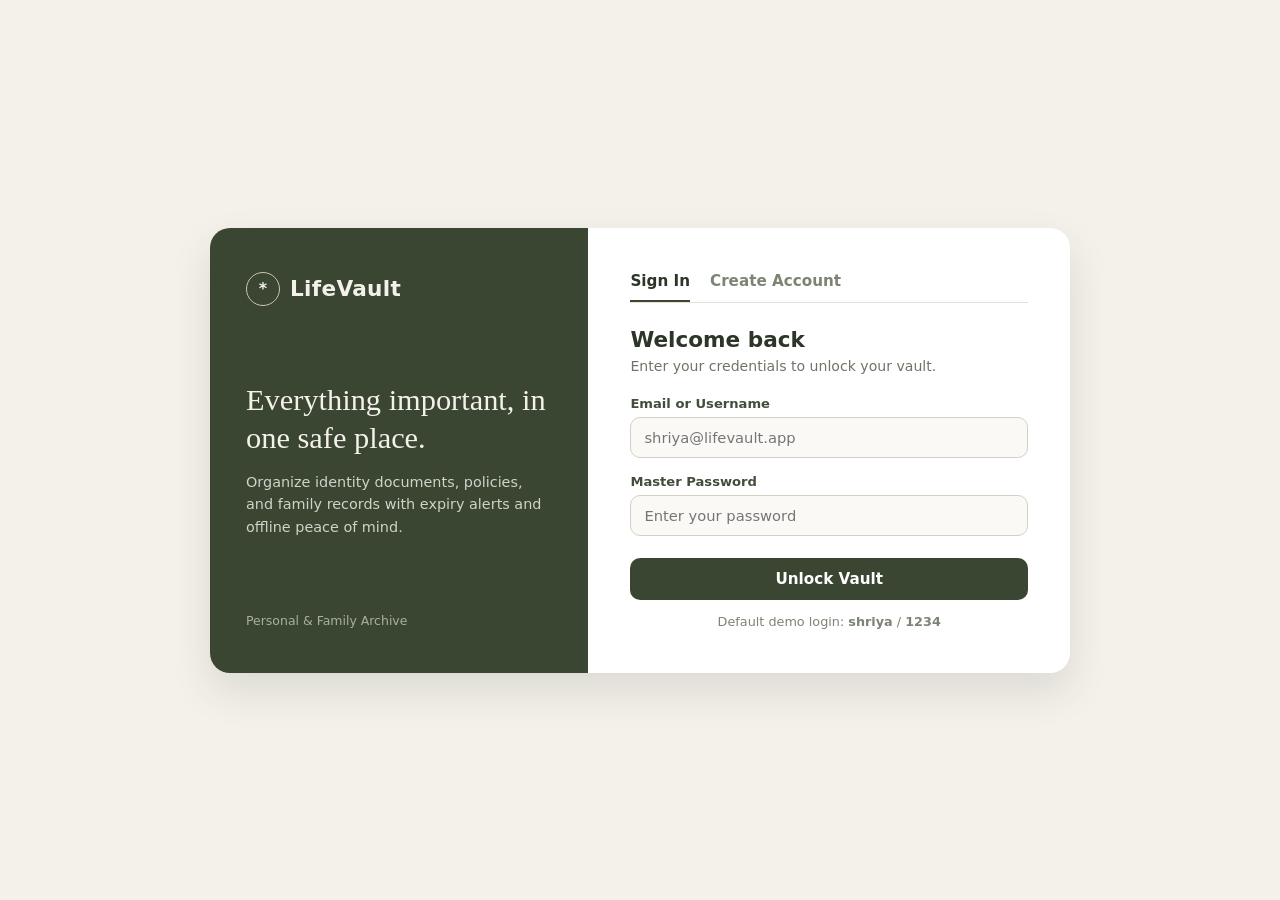
<file: index.html>
<!DOCTYPE html>
<html lang="en">
<head>
  <meta charset="UTF-8">
  <meta name="viewport" content="width=device-width, initial-scale=1.0">
  <title>LifeVault</title>
  <link rel="stylesheet" href="style.css">
</head>
<body>
<div class="app">
  <aside class="sidebar">
    <div class="brand"><span class="brand-mark">✳</span><span>Life<span class="gold">Vault</span></span></div>
    <p class="nav-label">WORKSPACE</p>
    <button class="nav active" data-page="overview">⌂ <span>Overview</span></button>
    <button class="nav" data-page="documents">▤ <span>My documents</span></button>
    <button class="nav" data-page="family">♧ <span>Family access</span></button>
    <button class="nav" data-page="reminders">◷ <span>Reminders</span></button>
    <p class="nav-label preferences">PREFERENCES</p>
    <button class="nav" data-page="settings">⚙ <span>Settings</span></button>
    <div class="profile"><div class="avatar" id="sidebar-avatar">S</div><div><span id="sidebar-name">Shriya</span><small>Personal workspace</small></div></div>
  </aside>

  <main class="main">
    <header class="topbar"><div><p class="eyebrow">YOUR PERSONAL ARCHIVE</p><p id="date" class="date"></p></div><div class="avatar small" id="topbar-avatar">S</div></header>

    <section class="page active" id="overview">
      <div class="welcome">
        <div><p class="eyebrow">A LITTLE MORE PEACE OF MIND</p><h1>Everything important,<br>in one safe place.</h1><p class="muted" id="welcome-greeting">Good to see you, Shriya. Here's your vault at a glance.</p></div>
        <button class="primary" id="open-add">＋ Add a document</button>
      </div>
      <div class="stats">
        <article class="stat"><span>Total documents</span><strong id="total">00</strong><small>Across your vault</small></article>
        <article class="stat"><span>Categories</span><strong>04</strong><small>Neatly organised</small></article>
        <article class="stat"><span>Expiring soon</span><strong id="soon">00</strong><small>Stay prepared</small></article>
        <article class="stat"><span>Family members</span><strong id="family-count">00</strong><small>Connected to your vault</small></article>
      </div>
      <div class="columns">
        <section class="card">
          <div class="card-heading"><div><h2>Recently added</h2><p class="muted">Your latest saved documents</p></div><button class="link" data-goto="documents">View all →</button></div>
          <input class="search" id="search" placeholder="⌕  Search your documents...">
          <div class="chips"><button class="chip selected" data-filter="All">All</button><button class="chip" data-filter="Identity">Identity</button><button class="chip" data-filter="Personal">Personal</button><button class="chip" data-filter="Finance">Finance</button></div>
          <div id="recent-list"></div>
        </section>
        <div class="right-stack">
          <section class="vault-card"><p class="eyebrow">YOUR VAULT</p><h2>A little order goes a long way.</h2><p>Your important papers, thoughtfully gathered and easy to find when you need them.</p><div class="progress"><span></span></div><small>Vault organisation <b>72%</b></small></section>
          <section class="card"><h2>Coming up</h2><div id="reminder-list"></div><button class="link" data-goto="reminders">All reminders →</button></section>
        </div>
      </div>
    </section>

    <section class="page" id="documents">
      <p class="eyebrow">YOUR PERSONAL ARCHIVE</p><h1 class="page-title">My documents</h1><p class="muted">Keep every important file organised and within reach.</p>
      <section class="card table-card"><div class="card-heading"><h2>All documents</h2><button class="primary" id="open-add-2">＋ Add a document</button></div><div id="all-list"></div></section>
    </section>

    <section class="page" id="family">
      <div class="welcome">
        <div><p class="eyebrow">SHARED, WITH CARE</p><h1 class="page-title">Family access</h1><p class="muted">Choose who is connected to your vault and what access they have.</p></div>
        <button class="primary" id="open-add-family">＋ Add family member</button>
      </div>
      <div class="family-grid" id="family-list"></div>
      <section class="card note"><h2>Access made thoughtful</h2><p class="muted">Family members added here are stored in your local workspace for this prototype.</p></section>
    </section>

    <section class="page" id="reminders"><p class="eyebrow">NEVER MISS A DATE</p><h1 class="page-title">Reminders</h1><p class="muted">A gentle nudge before an important document needs attention.</p><section class="card"><h2>Upcoming expiries</h2><div id="all-reminders"></div></section></section>
    <section class="page" id="settings"><p class="eyebrow">MAKE IT YOURS</p><h1 class="page-title">Settings</h1><section class="card settings"><div class="setting"><div><b>Expiry reminders</b><small>Show upcoming document expiry alerts</small></div><input type="checkbox" checked></div><div class="setting"><div><b>Family activity updates</b><small>Receive updates when shared files change</small></div><input type="checkbox" checked></div><div class="setting"><div><b>Account</b><small id="settings-account">Shriya · Personal workspace</small></div><span class="tag">Owner</span></div><p class="muted disclaimer">Prototype only: this version uses local browser/WebView storage rather than a backend database. Do not add real sensitive documents.</p></section></section>
  </main>
</div>

<div class="overlay" id="modal">
  <form class="modal" id="document-form">
    <h2>Add to your vault</h2><p class="muted">Add a document record to your personal archive.</p>
    <label>Document name<input id="doc-name" required placeholder="e.g. Passport"></label>
    <label>Category<select id="doc-category"><option>Identity</option><option>Personal</option><option>Finance</option><option>Education</option><option>Other</option></select></label>
    <label>Expiry date (optional, format DD/MM/YYYY)<input id="doc-expiry" type="text" inputmode="numeric" maxlength="10" placeholder="DD/MM/YYYY (e.g. 25/12/2026)"></label>
    <label>Choose a file (demo only)<input id="doc-file" type="file" accept=".pdf,.png,.jpg,.jpeg"></label>
    <div class="modal-actions"><button type="button" class="secondary" id="cancel">Cancel</button><button class="primary" type="submit">Save record</button></div>
  </form>
</div>

<div class="overlay" id="family-modal">
  <form class="modal" id="family-form">
    <h2>Add family member</h2><p class="muted">Choose a family member to connect to your vault.</p>
    <label>Name<input id="fam-name" required placeholder="e.g. Mom, Dad, Sister, Rohan"></label>
    <label>Relationship / Access note<input id="fam-role" required placeholder="e.g. Can view selected files"></label>
    <label>Access level<select id="fam-access"><option>View access</option><option>Selected files</option><option>Emergency access</option></select></label>
    <div class="modal-actions"><button type="button" class="secondary" id="cancel-family">Cancel</button><button class="primary" type="submit">Add member</button></div>
  </form>
</div>

<div class="toast" id="toast"></div>
<script src="app.js"></script>
</body>
</html>
</file>
<file: style.css>
@import url('https://fonts.googleapis.com/css2?family=DM+Sans:wght@400;500;600;700&family=Playfair+Display:wght@500;600;700&display=swap');
:root{--olive:#596044;--olive-dark:#454d37;--paper:#f7f6f0;--white:#fffefa;--ink:#292b22;--muted:#858779;--line:#e7e5d9;--gold:#d9c393}
*{box-sizing:border-box}body{margin:0;background:var(--paper);color:var(--ink);font-family:'DM Sans',sans-serif;font-size:13px}.app{min-height:100vh;display:flex}.sidebar{position:fixed;inset:0 auto 0 0;width:235px;background:var(--olive-dark);color:#f8f6ec;padding:27px 17px;display:flex;flex-direction:column}.brand{display:flex;align-items:center;gap:11px;font:600 23px 'Playfair Display',serif;padding:0 12px 39px}.brand-mark{width:37px;height:37px;border:1px solid #aeb394;border-radius:12px;display:grid;place-items:center;color:var(--gold)}.gold{color:var(--gold)}.nav-label,.eyebrow{font-size:10px;letter-spacing:1.6px;color:#aeb59d;font-weight:700}.nav-label{padding:0 13px;margin:5px 0 12px}.preferences{margin-top:28px}.nav{display:flex;gap:13px;align-items:center;text-align:left;width:100%;border:0;background:none;color:#d9ddce;padding:12px 14px;border-radius:9px;margin:3px 0;font-size:13px}.nav:hover,.nav.active{background:#626b50;color:white}.profile{margin-top:auto;border-top:1px solid #68705b;padding:17px 9px 0;display:flex;align-items:center;gap:10px;font-size:12px}.profile small,.setting small{display:block;color:#bfc5b3;font-size:10px;margin-top:4px}.avatar{width:35px;height:35px;display:grid;place-items:center;border-radius:50%;background:var(--gold);color:var(--olive-dark);font-weight:700}.avatar.small{width:33px;height:33px}.main{margin-left:235px;width:calc(100% - 235px);padding:29px 4vw 55px}.topbar{display:flex;align-items:center;justify-content:space-between;margin-bottom:35px}.topbar .eyebrow{color:var(--olive)}.date{color:var(--muted);font-size:11px;margin:6px 0 0}.page{display:none}.page.active{display:block}.welcome{display:flex;justify-content:space-between;align-items:flex-end;margin-bottom:25px;gap:18px}.welcome .eyebrow,.main>.eyebrow{color:var(--olive)}h1,h2{font-family:'Playfair Display',serif}h1{font-size:38px;line-height:1.14;font-weight:600;margin:9px 0}.muted{color:var(--muted);font-size:11px;line-height:1.6}.primary{border:0;background:var(--olive);color:white;border-radius:9px;padding:12px 16px;font-weight:700;font-size:11px;cursor:pointer}.primary:hover{background:#414a33}.stats{display:grid;grid-template-columns:repeat(4,1fr);gap:13px;margin-bottom:17px}.stat,.card{background:var(--white);border:1px solid var(--line);border-radius:14px}.stat{padding:17px}.stat>span{color:var(--muted);font-size:10px}.stat strong{display:block;font:600 28px 'Playfair Display',serif;margin:10px 0 3px}.stat small{font-size:10px;color:var(--muted)}.columns{display:grid;grid-template-columns:1.55fr .85fr;gap:16px}.card{padding:19px}.card-heading{display:flex;align-items:center;justify-content:space-between;gap:10px;margin-bottom:15px}.card h2,.vault-card h2{font:600 18px 'Playfair Display',serif;margin:0}.card-heading .muted{margin:5px 0 0}.link{border:0;background:none;color:var(--olive);font-size:10px;font-weight:700;cursor:pointer}.search{width:100%;border:1px solid var(--line);border-radius:8px;padding:10px 12px;background:white;outline-color:var(--olive);font-size:11px}.chips{display:flex;gap:7px;margin:12px 0}.chip{border:1px solid var(--line);background:transparent;color:var(--muted);padding:6px 10px;border-radius:18px;font-size:10px;cursor:pointer}.chip.selected{background:#e9ebdf;color:var(--olive);border-color:#dce0cf}.doc-row{display:grid;grid-template-columns:37px 1fr auto;align-items:center;gap:10px;border-top:1px solid #efeee7;padding:12px 0}.file-icon{width:36px;height:38px;border-radius:8px;background:#f0eee4;display:grid;place-items:center;color:var(--olive);font-size:16px}.doc-name{font-size:11px;font-weight:700}.doc-meta{font-size:9px;color:var(--muted);margin-top:4px}.status,.tag{font-size:9px;padding:5px 8px;border-radius:18px;background:#edf1e7;color:#63714c;white-space:nowrap}.status.soon{background:#f6efdf;color:#9c7839}.status.expired{background:#f7e9e5;color:#a75f50}.right-stack{display:grid;gap:14px;align-content:start}.vault-card{background:var(--olive);color:#fffdf4;border-radius:14px;padding:20px}.vault-card .eyebrow{color:#d8d1b5}.vault-card h2{font-size:21px;margin:12px 0 7px}.vault-card p:not(.eyebrow){font-size:10px;color:#e0e2d7;line-height:1.6}.progress{height:5px;background:#ffffff35;border-radius:8px;margin:17px 0 8px}.progress span{display:block;width:72%;height:100%;background:#dfc58f;border-radius:8px}.vault-card small{font-size:9px;color:#e5e5d9}.vault-card small b{float:right}.reminder{display:flex;gap:10px;align-items:center;padding:12px 0;border-bottom:1px solid #efeee7}.reminder:last-child{border:0}.reminder-date{width:38px;height:40px;background:#f4eee1;color:#94753f;border-radius:8px;display:grid;place-items:center;font-size:9px}.reminder-date b{font:600 16px 'Playfair Display',serif}.reminder strong{font-size:10px}.reminder small{display:block;font-size:9px;color:var(--muted);margin-top:4px}.page-title{font-size:31px;margin:8px 0}.page>.muted{margin-bottom:22px}.table-card{margin-top:19px}.table-row{display:grid;grid-template-columns:1.5fr 1fr 1fr .8fr;gap:10px;align-items:center;padding:13px 4px;border-top:1px solid var(--line);font-size:10px}.table-head{font-size:9px;color:var(--muted);text-transform:uppercase;letter-spacing:1px}.family-grid{display:grid;grid-template-columns:repeat(3,1fr);gap:14px;margin-top:20px}.person-top{display:flex;align-items:center;justify-content:space-between;gap:8px}.remove-btn{border:1px solid var(--line);background:transparent;color:var(--muted);border-radius:14px;padding:4px 9px;font-size:9px;cursor:pointer}.remove-btn:hover{color:#a75f50;border-color:#e5c6bf;background:#fdf6f4}.person h3{font-size:13px;margin:10px 0 4px}.person p{margin:0 0 12px}.note{margin-top:15px}.settings{max-width:650px;margin-top:20px}.setting{display:flex;justify-content:space-between;align-items:center;padding:16px 0;border-bottom:1px solid var(--line);font-size:11px}.setting small{color:var(--muted)}.disclaimer{margin-top:18px}.overlay{display:none;position:fixed;inset:0;background:#1e221b99;place-items:center;padding:15px;z-index:5}.overlay.show{display:grid}.modal{width:min(440px,100%);background:var(--white);padding:24px;border-radius:15px}.modal h2{margin:0 0 6px;font-size:23px}.modal>p{margin:0 0 17px}.modal label{display:grid;gap:6px;font-size:10px;font-weight:700;margin:12px 0}.modal input,.modal select{padding:10px;border:1px solid var(--line);border-radius:8px;font:11px 'DM Sans',sans-serif}.modal-actions{display:flex;justify-content:flex-end;gap:8px;margin-top:18px}.secondary{border:1px solid var(--line);background:white;border-radius:8px;padding:10px 14px;font-size:11px;cursor:pointer}.toast{position:fixed;bottom:20px;right:20px;background:#343b2c;color:white;padding:12px 16px;border-radius:9px;opacity:0;transition:.2s;font-size:11px;z-index:10}.toast.show{opacity:1}.empty{padding:18px;color:var(--muted);font-size:11px}
@media(max-width:900px){.sidebar{width:190px}.main{margin-left:190px;width:calc(100% - 190px);padding:25px 20px}.stats{grid-template-columns:repeat(2,1fr)}.columns{grid-template-columns:1fr}.family-grid{grid-template-columns:repeat(2,1fr)}}
@media(max-width:620px){.sidebar{width:64px;padding:20px 7px}.brand{padding:0 5px 30px;font-size:0}.brand-mark{font-size:20px}.nav-label,.nav span,.profile>div:last-child{display:none}.nav{justify-content:center;padding:13px 0}.profile{justify-content:center;padding:15px 0 0}.main{margin-left:64px;width:calc(100% - 64px);padding:20px 12px}.welcome{align-items:flex-start;flex-direction:column}h1{font-size:29px}.stats{gap:8px}.stat{padding:12px}.stat strong{font-size:23px}.family-grid{grid-template-columns:1fr}.table-row{grid-template-columns:1.4fr 1fr .8fr}.table-row span:nth-child(3){display:none}}
</file>
